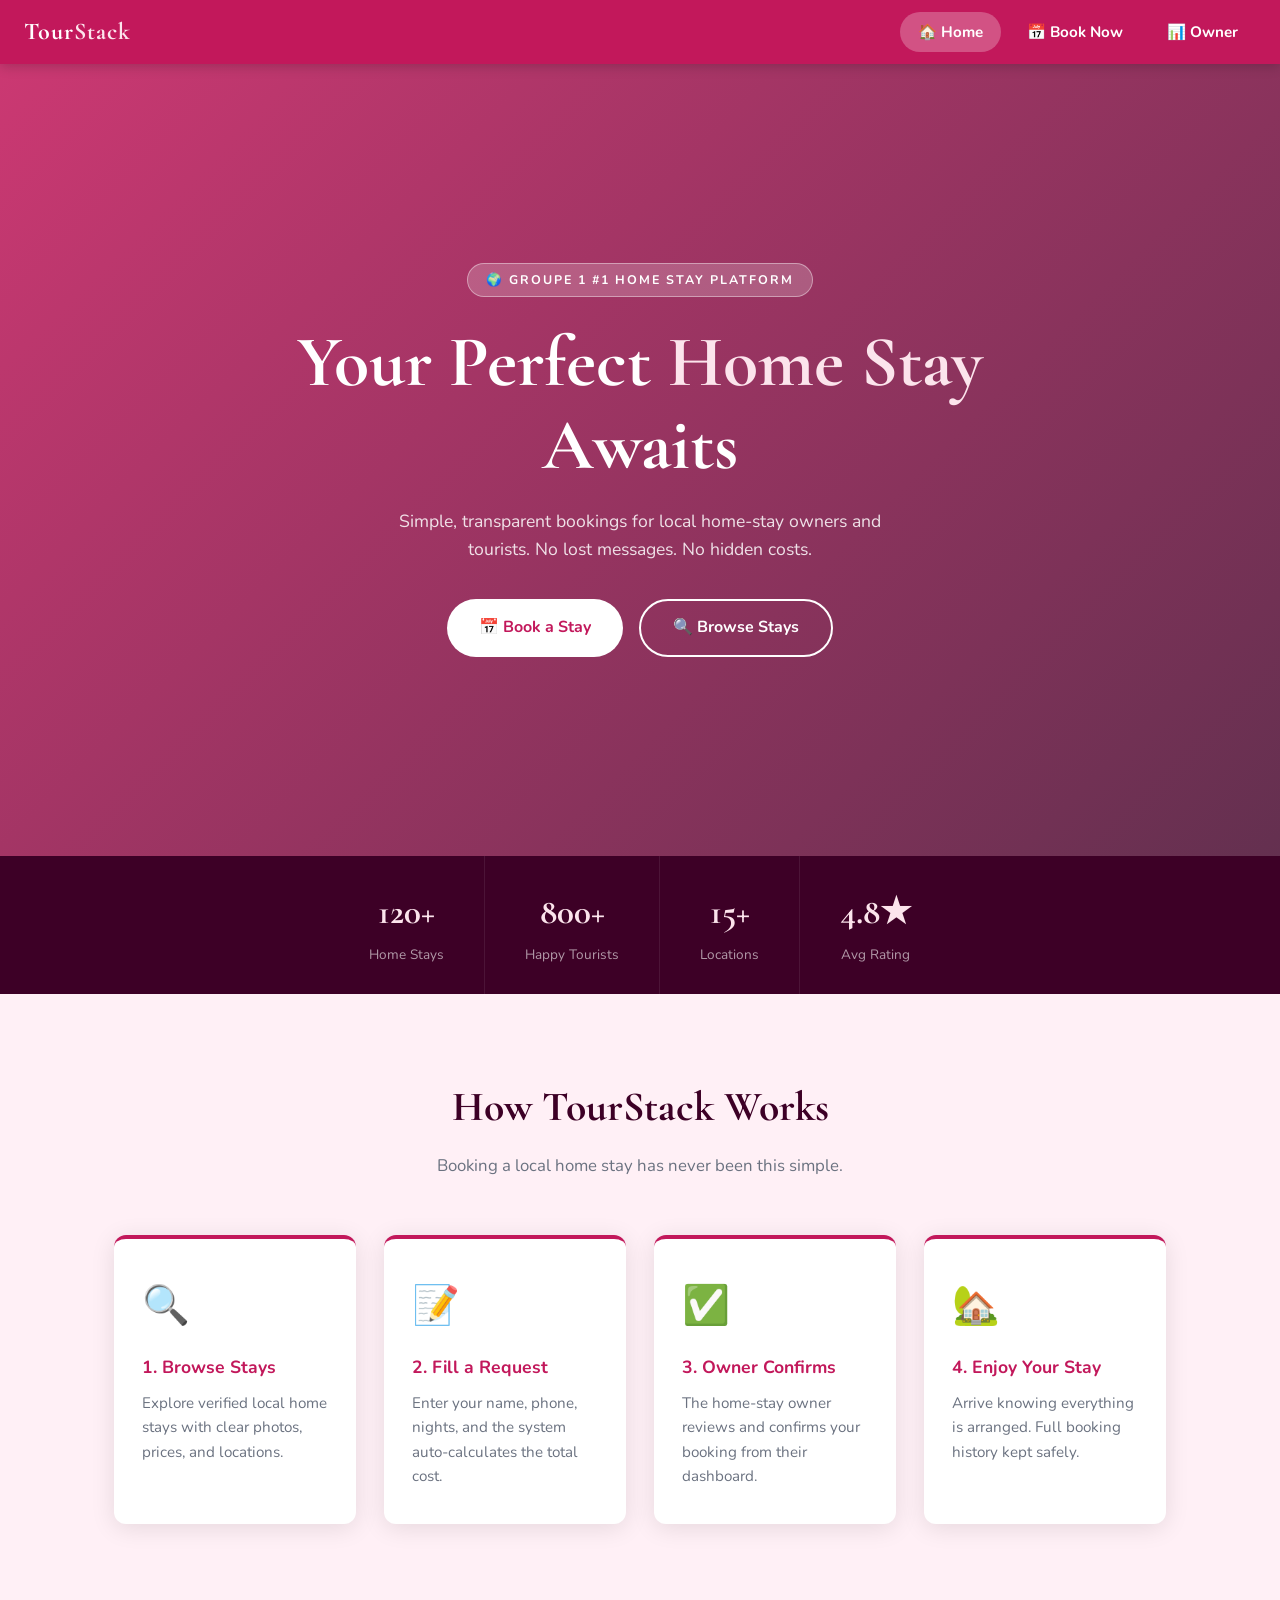
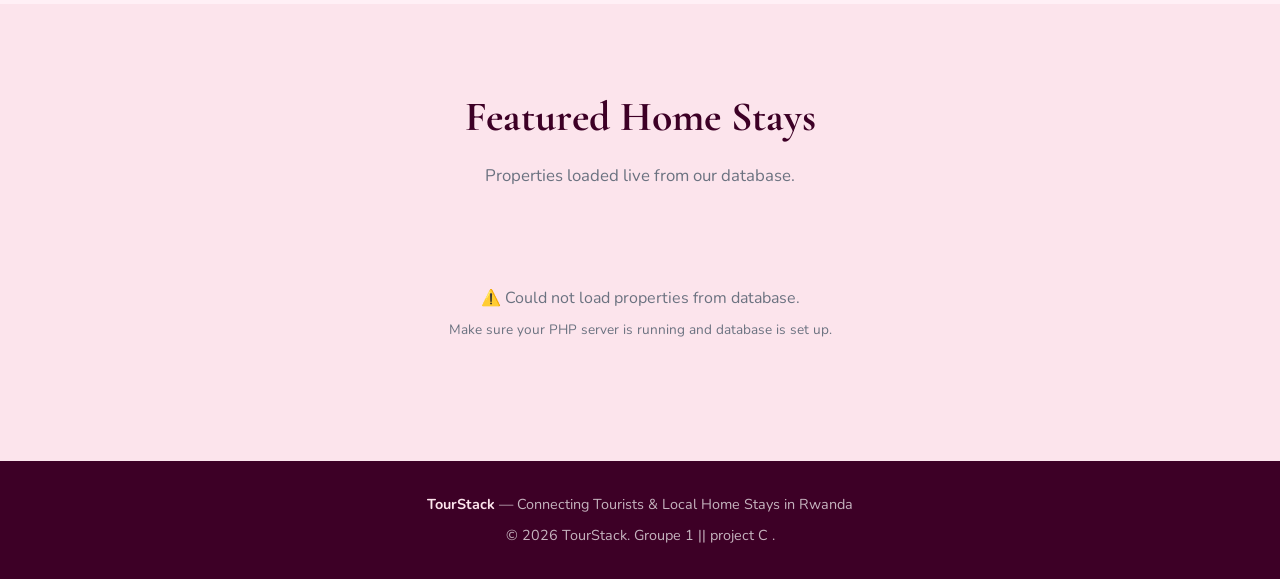
<file: tourstack/index.html>
<!DOCTYPE html>
<html lang="en">
<head>
  <meta charset="UTF-8" />
  <meta name="viewport" content="width=device-width, initial-scale=1.0" />
  <title>TourStack – Home Stay Booking</title>
  <link href="https://fonts.googleapis.com/css2?family=Cormorant+Garamond:wght@600;700&family=Nunito:wght@300;400;700&display=swap" rel="stylesheet" />
  <style>
    :root {
      --pink:    #c2185b;
      --rose:    #b76e79;
      --blush:   #fff0f6;
      --dark:    #3d0026;
      --gray:    #6b7280;
      --white:   #ffffff;
      --radius:  12px;
      --shadow:  0 4px 24px rgba(0,0,0,0.10);
      --transition: 0.3s ease;
    }
    * { margin:0; padding:0; box-sizing:border-box; }
    body { font-family:'Nunito',sans-serif; background:var(--blush); color:var(--dark); line-height:1.6; }
    h1,h2,h3 { font-family:'Cormorant Garamond',serif; }
    a { text-decoration:none; color:inherit; }

    /* NAV */
    nav {
      background:var(--pink); padding:0 24px;
      display:flex; align-items:center; justify-content:space-between;
      height:64px; position:sticky; top:0; z-index:100;
      box-shadow:0 2px 12px rgba(0,0,0,0.2);
    }
    .nav-logo { font-family:'Cormorant Garamond',serif; font-size:1.5rem; color:var(--white); font-weight:700; letter-spacing:1px; }
    .nav-logo span { color:#fce4ec; }
    .nav-links { display:flex; gap:8px; }
    .nav-links a { color:var(--white); padding:8px 18px; border-radius:50px; font-weight:700; font-size:0.95rem; transition:background var(--transition); }
    .nav-links a:hover, .nav-links a.active { background:rgba(255,255,255,0.25); }
    .hamburger { display:none; flex-direction:column; gap:5px; cursor:pointer; padding:6px; }
    .hamburger span { width:26px; height:3px; background:var(--white); border-radius:3px; }
    .mobile-menu { display:none; flex-direction:column; background:var(--pink); padding:16px 24px; gap:4px; }
    .mobile-menu a { color:var(--white); padding:12px 0; border-bottom:1px solid rgba(255,255,255,0.2); font-weight:700; }
    .mobile-menu a:last-child { border-bottom:none; }

    /* HERO */
    .hero {
      min-height:88vh;
      background: linear-gradient(135deg, rgba(194,24,91,0.85), rgba(61,0,38,0.80)),
        url('https://images.unsplash.com/photo-1506905925346-21bda4d32df4?w=1400&q=80') center/cover no-repeat;
      display:flex; flex-direction:column; align-items:center; justify-content:center;
      text-align:center; padding:40px 24px;
    }
    .hero-badge { background:rgba(255,255,255,0.2); color:var(--white); border:1px solid rgba(255,255,255,0.4); font-size:0.78rem; font-weight:700; letter-spacing:2px; text-transform:uppercase; padding:6px 18px; border-radius:50px; margin-bottom:24px; }
    .hero h1 { font-size:clamp(2.4rem,6vw,4.5rem); color:var(--white); line-height:1.15; max-width:720px; margin-bottom:20px; }
    .hero h1 span { color:#fce4ec; }
    .hero p { color:rgba(255,255,255,0.85); font-size:1.1rem; max-width:520px; margin-bottom:36px; }
    .hero-buttons { display:flex; gap:16px; flex-wrap:wrap; justify-content:center; }
    .btn { padding:14px 32px; border-radius:50px; font-weight:700; font-size:1rem; cursor:pointer; border:none; transition:transform var(--transition),box-shadow var(--transition); display:inline-flex; align-items:center; gap:8px; }
    .btn:hover { transform:translateY(-2px); box-shadow:0 8px 24px rgba(0,0,0,0.2); }
    .btn-primary { background:var(--white); color:var(--pink); }
    .btn-outline { background:transparent; color:var(--white); border:2px solid var(--white); }

    /* STATS */
    .stats { background:var(--dark); display:flex; justify-content:center; flex-wrap:wrap; }
    .stat-item { padding:28px 40px; text-align:center; border-right:1px solid rgba(255,255,255,0.08); }
    .stat-item:last-child { border-right:none; }
    .stat-item .number { font-family:'Cormorant Garamond',serif; font-size:2.2rem; color:#fce4ec; font-weight:700; }
    .stat-item .label { color:rgba(255,255,255,0.6); font-size:0.85rem; margin-top:4px; }

    /* SECTION */
    .section { padding:80px 24px; max-width:1100px; margin:0 auto; }
    .section-title { text-align:center; margin-bottom:12px; font-size:clamp(1.8rem,4vw,2.6rem); }
    .section-subtitle { text-align:center; color:var(--gray); font-size:1.05rem; margin-bottom:56px; }

    /* FEATURES */
    .features-grid { display:grid; grid-template-columns:repeat(auto-fit,minmax(240px,1fr)); gap:28px; }
    .feature-card { background:var(--white); border-radius:var(--radius); padding:36px 28px; box-shadow:var(--shadow); transition:transform var(--transition); border-top:4px solid var(--pink); }
    .feature-card:hover { transform:translateY(-6px); }
    .feature-icon { font-size:2.4rem; margin-bottom:16px; }
    .feature-card h3 { font-family:'Nunito',sans-serif; font-weight:700; font-size:1.1rem; margin-bottom:10px; color:var(--pink); }
    .feature-card p { color:var(--gray); font-size:0.95rem; }

    /* STAY CARDS — loaded from PHP */
    .stays-grid { display:grid; grid-template-columns:repeat(auto-fit,minmax(280px,1fr)); gap:28px; }
    .stay-card { background:var(--white); border-radius:var(--radius); overflow:hidden; box-shadow:var(--shadow); transition:transform var(--transition); }
    .stay-card:hover { transform:translateY(-6px); }
    .stay-img { width:100%; height:200px; object-fit:cover; }
    .stay-body { padding:20px; }
    .stay-body h3 { font-size:1.15rem; margin-bottom:6px; }
    .stay-location { color:var(--gray); font-size:0.88rem; margin-bottom:12px; }
    .stay-price { font-size:1.2rem; font-weight:700; color:var(--pink); }
    .stay-price span { font-size:0.85rem; color:var(--gray); font-weight:400; }
    .stay-actions { display:flex; justify-content:space-between; align-items:center; margin-top:16px; }
    .btn-small { background:var(--pink); color:var(--white); padding:10px 22px; border-radius:50px; font-weight:700; font-size:0.9rem; cursor:pointer; border:none; transition:var(--transition); }
    .btn-small:hover { background:var(--dark); }
    .rating { color:var(--rose); font-size:0.9rem; }

    /* Loading skeleton for property cards */
    .skeleton { background:linear-gradient(90deg,#f0f0f0 25%,#e0e0e0 50%,#f0f0f0 75%); background-size:200% 100%; animation:shimmer 1.5s infinite; border-radius:8px; }
    @keyframes shimmer { 0%{background-position:200% 0} 100%{background-position:-200% 0} }
    .skeleton-card { background:var(--white); border-radius:var(--radius); overflow:hidden; box-shadow:var(--shadow); }
    .skeleton-img { width:100%; height:200px; }
    .skeleton-line { height:16px; margin:8px 16px; border-radius:4px; }
    .skeleton-line.short { width:60%; }

    /* FOOTER */
    footer { background:var(--dark); color:rgba(255,255,255,0.7); text-align:center; padding:32px 24px; font-size:0.9rem; }
    footer strong { color:#fce4ec; }

    @media (max-width:640px) {
      .hamburger { display:flex; }
      .nav-links  { display:none; }
      .stat-item  { padding:20px 24px; border-right:none; border-bottom:1px solid rgba(255,255,255,0.08); width:50%; }
      .section    { padding:56px 16px; }
    }
  </style>
</head>
<body>

  <nav>
    <div class="nav-logo">Tour<span>Stack</span></div>
    <div class="nav-links">
      <a href="index.html" class="active">🏠 Home</a>
      <a href="booking.html">📅 Book Now</a>
      <a href="dashboard.html">📊 Owner</a>
    </div>
    <div class="hamburger" onclick="toggleMenu()"><span></span><span></span><span></span></div>
  </nav>
  <div class="mobile-menu" id="mobileMenu">
    <a href="index.html">🏠 Home</a>
    <a href="booking.html">📅 Book Now</a>
    <a href="dashboard.html">📊 Owner Dashboard</a>
  </div>

  <!-- HERO -->
  <section class="hero">
    <div class="hero-badge">🌍 Groupe 1 #1 Home Stay Platform</div>
    <h1>Your Perfect <span>Home Stay</span> Awaits</h1>
    <p>Simple, transparent bookings for local home-stay owners and tourists. No lost messages. No hidden costs.</p>
    <div class="hero-buttons">
      <a href="booking.html" class="btn btn-primary">📅 Book a Stay</a>
      <a href="#stays" class="btn btn-outline">🔍 Browse Stays</a>
    </div>
  </section>

  <!-- STATS -->
  <div class="stats">
    <div class="stat-item"><div class="number">120+</div><div class="label">Home Stays</div></div>
    <div class="stat-item"><div class="number">800+</div><div class="label">Happy Tourists</div></div>
    <div class="stat-item"><div class="number">15+</div><div class="label">Locations</div></div>
    <div class="stat-item"><div class="number">4.8★</div><div class="label">Avg Rating</div></div>
  </div>

  <!-- HOW IT WORKS -->
  <section class="section">
    <h2 class="section-title">How TourStack Works</h2>
    <p class="section-subtitle">Booking a local home stay has never been this simple.</p>
    <div class="features-grid">
      <div class="feature-card"><div class="feature-icon">🔍</div><h3>1. Browse Stays</h3><p>Explore verified local home stays with clear photos, prices, and locations.</p></div>
      <div class="feature-card"><div class="feature-icon">📝</div><h3>2. Fill a Request</h3><p>Enter your name, phone, nights, and the system auto-calculates the total cost.</p></div>
      <div class="feature-card"><div class="feature-icon">✅</div><h3>3. Owner Confirms</h3><p>The home-stay owner reviews and confirms your booking from their dashboard.</p></div>
      <div class="feature-card"><div class="feature-icon">🏡</div><h3>4. Enjoy Your Stay</h3><p>Arrive knowing everything is arranged. Full booking history kept safely.</p></div>
    </div>
  </section>

  <!-- FEATURED STAYS — loaded dynamically from MySQL via PHP -->
  <section style="background:#fce4ec; padding:80px 40px;" id="stays">
    <div style="max-width:1100px; margin:0 auto;">
      <h2 class="section-title">Featured Home Stays</h2>
      <p class="section-subtitle">Properties loaded live from our database.</p>

      <!-- This div is filled by JavaScript below -->
      <div class="stays-grid" id="propertiesGrid">
        <!-- Loading skeletons shown while fetching -->
        <div class="skeleton-card"><div class="skeleton skeleton-img"></div><div class="skeleton skeleton-line" style="margin-top:16px;"></div><div class="skeleton skeleton-line short"></div></div>
        <div class="skeleton-card"><div class="skeleton skeleton-img"></div><div class="skeleton skeleton-line" style="margin-top:16px;"></div><div class="skeleton skeleton-line short"></div></div>
        <div class="skeleton-card"><div class="skeleton skeleton-img"></div><div class="skeleton skeleton-line" style="margin-top:16px;"></div><div class="skeleton skeleton-line short"></div></div>
      </div>
    </div>
  </section>

  <footer>
    <p><strong>TourStack</strong> — Connecting Tourists & Local Home Stays in Rwanda</p>
    <p style="margin-top:8px;">© 2026 TourStack. Groupe 1 || project C .</p>
  </footer>

  <script>
    // ---------------------------------------------------------------
    // LOAD PROPERTIES FROM PHP/MYSQL
    // fetch() sends an HTTP GET request to get_properties.php
    // which queries MySQL and returns JSON.
    // ---------------------------------------------------------------
    async function loadProperties() {
      const grid = document.getElementById('propertiesGrid');

      try {
        // Send GET request to our PHP file
        const response = await fetch('get_properties.php');

        // Check if request succeeded
        if (!response.ok) throw new Error('Server error: ' + response.status);

        // Parse the JSON response into a JavaScript array
        const properties = await response.json();

        if (properties.length === 0) {
          grid.innerHTML = '<p style="color:var(--gray); text-align:center; grid-column:1/-1;">No properties found in database.</p>';
          return;
        }

        // Build HTML cards for each property
        grid.innerHTML = properties.map(function(p) {
          return `
            <div class="stay-card">
              <img class="stay-img" src="${p.image_url || 'https://via.placeholder.com/600x200'}" alt="${p.name}" loading="lazy" />
              <div class="stay-body">
                <h3>${p.name}</h3>
                <div class="stay-location">📍 ${p.location}</div>
                <div class="stay-price">RWF ${parseInt(p.price_night).toLocaleString('en-RW')} <span>/ night</span></div>
                <div class="stay-actions">
                  <a href="booking.html?property_id=${p.id}" class="btn-small">Book Now</a>
                  <div class="rating">★ ${p.rating}</div>
                </div>
              </div>
            </div>`;
        }).join('');

      } catch (error) {
        // If fetch fails (e.g. PHP not running), show fallback message
        console.error('Failed to load properties:', error);
        grid.innerHTML = `
          <div style="grid-column:1/-1; text-align:center; color:var(--gray); padding:40px;">
            <p>⚠️ Could not load properties from database.</p>
            <p style="font-size:0.85rem; margin-top:8px;">Make sure your PHP server is running and database is set up.</p>
          </div>`;
      }
    }

    function toggleMenu() {
      const m = document.getElementById('mobileMenu');
      m.style.display = m.style.display === 'flex' ? 'none' : 'flex';
    }

    // Load properties when page opens
    window.addEventListener('load', loadProperties);
  </script>
</body>
</html>
</file>
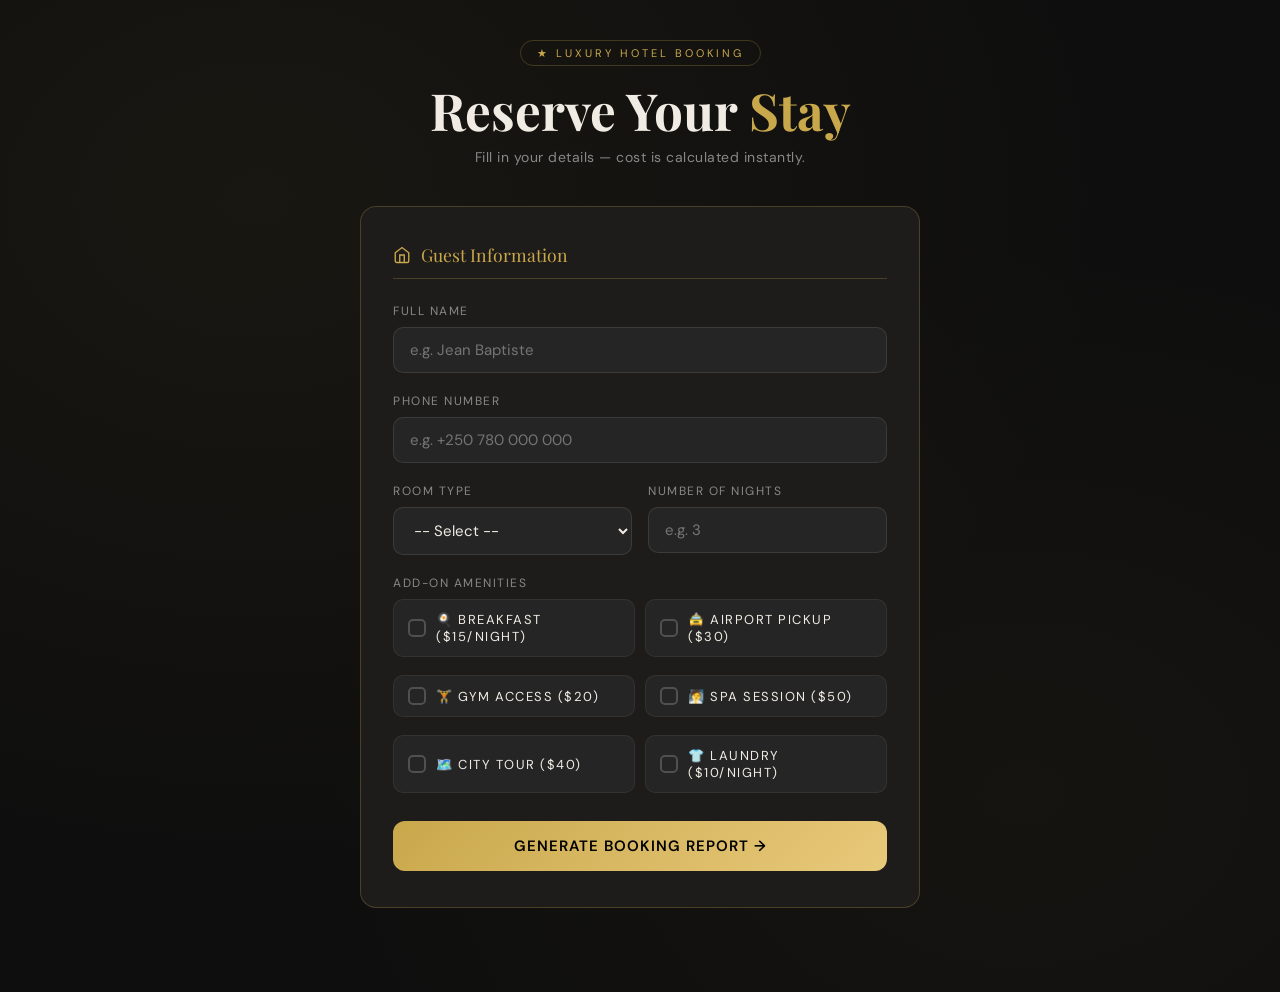
<file: booking.html>
<!DOCTYPE html>
<html lang="en">
<head>
  <meta charset="UTF-8" />
  <meta name="viewport" content="width=device-width, initial-scale=1.0"/>
  <title>Hotel Booking</title>
  <link href="https://fonts.googleapis.com/css2?family=Playfair+Display:wght@400;700&family=DM+Sans:wght@300;400;500&display=swap" rel="stylesheet"/>
  <style>
    *, *::before, *::after { box-sizing: border-box; margin: 0; padding: 0; }

    :root {
      --gold: #c9a84c;
      --gold-light: #e8c97a;
      --dark: #0e0e0e;
      --dark2: #1a1a1a;
      --dark3: #252525;
      --card: #1e1c1a;
      --text: #f0ece4;
      --muted: #888;
      --border: rgba(201,168,76,0.25);
    }

    body {
      background: var(--dark);
      color: var(--text);
      font-family: 'DM Sans', sans-serif;
      min-height: 100vh;
      display: flex;
      flex-direction: column;
      align-items: center;
      padding: 40px 16px 60px;
      background-image: radial-gradient(ellipse at 20% 20%, rgba(201,168,76,0.06) 0%, transparent 60%),
                        radial-gradient(ellipse at 80% 80%, rgba(201,168,76,0.04) 0%, transparent 50%);
    }

    header {
      text-align: center;
      margin-bottom: 40px;
      animation: fadeDown 0.7s ease both;
    }

    header .badge {
      display: inline-block;
      font-size: 11px;
      letter-spacing: 3px;
      text-transform: uppercase;
      color: var(--gold);
      border: 1px solid var(--border);
      padding: 5px 16px;
      border-radius: 20px;
      margin-bottom: 16px;
    }

    header h1 {
      font-family: 'Playfair Display', serif;
      font-size: clamp(2rem, 5vw, 3.2rem);
      color: var(--text);
      line-height: 1.1;
    }

    header h1 span { color: var(--gold); }

    header p {
      margin-top: 10px;
      font-size: 14px;
      color: var(--muted);
      letter-spacing: 0.5px;
    }

    .container {
      width: 100%;
      max-width: 560px;
      animation: fadeUp 0.7s ease 0.15s both;
    }

    .card {
      background: var(--card);
      border: 1px solid var(--border);
      border-radius: 16px;
      padding: 36px 32px;
      margin-bottom: 24px;
    }

    .card-title {
      font-family: 'Playfair Display', serif;
      font-size: 1.1rem;
      color: var(--gold);
      margin-bottom: 24px;
      padding-bottom: 12px;
      border-bottom: 1px solid var(--border);
      display: flex;
      align-items: center;
      gap: 10px;
    }

    .card-title svg { width: 18px; height: 18px; flex-shrink: 0; }

    .field { margin-bottom: 20px; }

    label {
      display: block;
      font-size: 12px;
      letter-spacing: 1.5px;
      text-transform: uppercase;
      color: var(--muted);
      margin-bottom: 8px;
    }

    input[type="text"],
    input[type="number"],
    input[type="tel"],
    select {
      width: 100%;
      background: var(--dark3);
      border: 1px solid rgba(255,255,255,0.1);
      border-radius: 10px;
      padding: 12px 16px;
      font-size: 15px;
      color: var(--text);
      font-family: 'DM Sans', sans-serif;
      transition: border-color 0.2s, box-shadow 0.2s;
      outline: none;
    }

    input:focus, select:focus {
      border-color: var(--gold);
      box-shadow: 0 0 0 3px rgba(201,168,76,0.12);
    }

    select option { background: var(--dark3); }

    .row { display: grid; grid-template-columns: 1fr 1fr; gap: 16px; }

    /* Live price display */
    .price-display {
      background: linear-gradient(135deg, rgba(201,168,76,0.12), rgba(201,168,76,0.04));
      border: 1px solid var(--border);
      border-radius: 12px;
      padding: 20px;
      text-align: center;
      margin: 8px 0 24px;
      display: none;
    }

    .price-display.visible { display: block; animation: pop 0.3s ease; }

    .price-display .label-sm {
      font-size: 11px;
      letter-spacing: 2px;
      text-transform: uppercase;
      color: var(--muted);
      margin-bottom: 6px;
    }

    .price-display .amount {
      font-family: 'Playfair Display', serif;
      font-size: 2.4rem;
      color: var(--gold);
      letter-spacing: -1px;
    }

    .price-display .amount span { font-size: 1.2rem; }

    .price-display .note {
      font-size: 12px;
      color: var(--muted);
      margin-top: 4px;
    }

    /* Amenities checkboxes */
    .amenities { display: grid; grid-template-columns: 1fr 1fr; gap: 10px; }

    .amenity-item {
      display: flex;
      align-items: center;
      gap: 10px;
      background: var(--dark3);
      border: 1px solid rgba(255,255,255,0.06);
      border-radius: 10px;
      padding: 11px 14px;
      cursor: pointer;
      transition: border-color 0.2s;
      font-size: 13px;
      color: var(--text);
      user-select: none;
    }

    .amenity-item:hover { border-color: var(--border); }
    .amenity-item input { display: none; }

    .amenity-item .check-box {
      width: 18px; height: 18px;
      border: 2px solid rgba(255,255,255,0.2);
      border-radius: 5px;
      flex-shrink: 0;
      display: flex; align-items: center; justify-content: center;
      transition: all 0.2s;
    }

    .amenity-item input:checked ~ .check-box {
      background: var(--gold);
      border-color: var(--gold);
    }

    .amenity-item input:checked ~ .check-box::after {
      content: '';
      width: 5px; height: 9px;
      border: 2px solid #000;
      border-top: none; border-left: none;
      transform: rotate(45deg) translate(-1px,-1px);
      display: block;
    }

    /* Submit button */
    .btn-submit {
      width: 100%;
      padding: 15px;
      background: linear-gradient(135deg, var(--gold), var(--gold-light));
      color: #000;
      font-family: 'DM Sans', sans-serif;
      font-weight: 600;
      font-size: 15px;
      letter-spacing: 1px;
      border: none;
      border-radius: 12px;
      cursor: pointer;
      transition: opacity 0.2s, transform 0.15s;
      text-transform: uppercase;
    }

    .btn-submit:hover { opacity: 0.9; transform: translateY(-1px); }
    .btn-submit:active { transform: translateY(0); }

    /* Report */
    #report {
      display: none;
      background: var(--card);
      border: 1px solid var(--gold);
      border-radius: 16px;
      padding: 32px;
      animation: fadeUp 0.5s ease both;
    }

    #report.visible { display: block; }

    .report-header {
      display: flex;
      justify-content: space-between;
      align-items: flex-start;
      margin-bottom: 24px;
      padding-bottom: 16px;
      border-bottom: 1px solid var(--border);
    }

    .report-header h2 {
      font-family: 'Playfair Display', serif;
      font-size: 1.4rem;
      color: var(--text);
    }

    .report-header .ref {
      font-size: 11px;
      color: var(--muted);
      text-align: right;
    }

    .report-row {
      display: flex;
      justify-content: space-between;
      align-items: center;
      padding: 10px 0;
      font-size: 14px;
      border-bottom: 1px solid rgba(255,255,255,0.05);
    }

    .report-row:last-child { border-bottom: none; }

    .report-row .rkey { color: var(--muted); }
    .report-row .rval { color: var(--text); font-weight: 500; }
    .report-row .rval.gold { color: var(--gold); font-family: 'Playfair Display', serif; font-size: 1rem; }

    .amenities-list {
      display: flex;
      flex-wrap: wrap;
      gap: 6px;
      margin-top: 8px;
    }

    .tag {
      background: rgba(201,168,76,0.12);
      color: var(--gold);
      border: 1px solid var(--border);
      border-radius: 20px;
      font-size: 11px;
      padding: 3px 10px;
      letter-spacing: 0.5px;
    }

    .total-box {
      margin-top: 20px;
      background: linear-gradient(135deg, rgba(201,168,76,0.12), rgba(201,168,76,0.04));
      border: 1px solid var(--border);
      border-radius: 12px;
      padding: 20px;
      display: flex;
      justify-content: space-between;
      align-items: center;
    }

    .total-box .t-label {
      font-size: 12px;
      letter-spacing: 2px;
      text-transform: uppercase;
      color: var(--muted);
    }

    .total-box .t-amount {
      font-family: 'Playfair Display', serif;
      font-size: 2rem;
      color: var(--gold);
    }

    @keyframes fadeDown { from { opacity:0; transform: translateY(-20px); } to { opacity:1; transform: translateY(0); } }
    @keyframes fadeUp { from { opacity:0; transform: translateY(20px); } to { opacity:1; transform: translateY(0); } }
    @keyframes pop { 0% { transform: scale(0.95); opacity:0; } 100% { transform: scale(1); opacity:1; } }

    @media (max-width: 480px) {
      .card { padding: 24px 18px; }
      .row { grid-template-columns: 1fr; }
      .amenities { grid-template-columns: 1fr; }
    }
  </style>
</head>
<body>

<header>
  <div class="badge">★ Luxury Hotel Booking</div>
  <h1>Reserve Your <span>Stay</span></h1>
  <p>Fill in your details — cost is calculated instantly.</p>
</header>

<div class="container">

  <!-- FORM CARD -->
  <div class="card">
    <div class="card-title">
      <svg fill="none" stroke="currentColor" stroke-width="1.8" viewBox="0 0 24 24"><path d="M3 9l9-7 9 7v11a2 2 0 01-2 2H5a2 2 0 01-2-2z"/><polyline points="9 22 9 12 15 12 15 22"/></svg>
      Guest Information
    </div>

    <form id="bookingForm" novalidate>

      <div class="field">
        <label for="guestname">Full Name</label>
        <input type="text" id="guestname" name="guestname" placeholder="e.g. Jean Baptiste" required/>
      </div>

      <div class="field">
        <label for="phone">Phone Number</label>
        <input type="tel" id="phone" name="phone" placeholder="e.g. +250 780 000 000" required/>
      </div>

      <div class="row">
        <div class="field">
          <label for="roomtype">Room Type</label>
          <select id="roomtype" name="roomtype" required>
            <option value="">-- Select --</option>
            <option value="Standard|50">Standard — $50/night</option>
            <option value="Deluxe|90">Deluxe — $90/night</option>
            <option value="Suite|150">Suite — $150/night</option>
            <option value="Presidential|300">Presidential — $300/night</option>
          </select>
        </div>

        <div class="field">
          <label for="night">Number of Nights</label>
          <input type="number" id="night" name="night" min="1" placeholder="e.g. 3" required/>
        </div>
      </div>

      <!-- LIVE PRICE DISPLAY -->
      <div class="price-display" id="priceDisplay">
        <div class="label-sm">Estimated Room Cost</div>
        <div class="amount"><span>$</span><span id="liveAmount">0</span></div>
        <div class="note" id="liveNote">—</div>
      </div>

      <!-- AMENITIES -->
      <div class="field">
        <label>Add-on Amenities</label>
        <div class="amenities">
          <label class="amenity-item">
            <input type="checkbox" name="amenity" value="Breakfast|15"> 
            <span class="check-box"></span> 🍳 Breakfast ($15/night)
          </label>
          <label class="amenity-item">
            <input type="checkbox" name="amenity" value="Airport Pickup|30"> 
            <span class="check-box"></span> 🚖 Airport Pickup ($30)
          </label>
          <label class="amenity-item">
            <input type="checkbox" name="amenity" value="Gym Access|20"> 
            <span class="check-box"></span> 🏋️ Gym Access ($20)
          </label>
          <label class="amenity-item">
            <input type="checkbox" name="amenity" value="Spa Session|50"> 
            <span class="check-box"></span> 🧖 Spa Session ($50)
          </label>
          <label class="amenity-item">
            <input type="checkbox" name="amenity" value="City Tour|40"> 
            <span class="check-box"></span> 🗺️ City Tour ($40)
          </label>
          <label class="amenity-item">
            <input type="checkbox" name="amenity" value="Laundry|10"> 
            <span class="check-box"></span> 👕 Laundry ($10/night)
          </label>
        </div>
      </div>

      <button type="submit" class="btn-submit">Generate Booking Report →</button>
    </form>
  </div>

  <!-- REPORT CARD -->
  <div id="report">
    <div class="report-header">
      <div>
        <div style="font-size:11px;letter-spacing:2px;text-transform:uppercase;color:var(--gold);margin-bottom:6px;">Booking Summary</div>
        <h2>Your Reservation</h2>
      </div>
      <div class="ref">
        <div style="font-size:16px;color:var(--gold);font-family:'Playfair Display',serif;" id="rRefNo">—</div>
        <div>Ref No.</div>
      </div>
    </div>

    <div class="report-row"><span class="rkey">Guest Name</span><span class="rval" id="rName">—</span></div>
    <div class="report-row"><span class="rkey">Phone</span><span class="rval" id="rPhone">—</span></div>
    <div class="report-row"><span class="rkey">Room Type</span><span class="rval" id="rRoom">—</span></div>
    <div class="report-row"><span class="rkey">Price Per Night</span><span class="rval" id="rPPN">—</span></div>
    <div class="report-row"><span class="rkey">Number of Nights</span><span class="rval" id="rNights">—</span></div>
    <div class="report-row"><span class="rkey">Room Subtotal</span><span class="rval" id="rRoomSub">—</span></div>
    <div class="report-row" id="rAmenRow">
      <span class="rkey">Amenities Included</span>
      <div>
        <div class="amenities-list" id="rAmenities"></div>
      </div>
    </div>
    <div class="report-row"><span class="rkey">Amenities Cost</span><span class="rval" id="rAmenCost">—</span></div>
    <div class="report-row"><span class="rkey">Tax (10%)</span><span class="rval" id="rTax">—</span></div>

    <div class="total-box">
      <div>
        <div class="t-label">Grand Total</div>
        <div style="font-size:12px;color:var(--muted);margin-top:3px;">All taxes & fees included</div>
      </div>
      <div class="t-amount" id="rTotal">$0</div>
    </div>
  </div>

</div>

<script>
  const nightInput  = document.getElementById('night');
  const roomSelect  = document.getElementById('roomtype');
  const priceDisplay= document.getElementById('priceDisplay');
  const liveAmount  = document.getElementById('liveAmount');
  const liveNote    = document.getElementById('liveNote');

  // Per-night amenities
  const perNightAmenities = ['Breakfast', 'Laundry'];

  function getRoomData() {
    const val = roomSelect.value;
    if (!val) return null;
    const [name, price] = val.split('|');
    return { name, price: parseFloat(price) };
  }

  function getNights() {
    const n = parseFloat(nightInput.value);
    return isNaN(n) || n < 1 ? 0 : n;
  }

  function calcAmenityCost(nights) {
    let cost = 0;
    document.querySelectorAll('input[name="amenity"]:checked').forEach(cb => {
      const [name, price] = cb.value.split('|');
      cost += perNightAmenities.includes(name) ? parseFloat(price) * nights : parseFloat(price);
    });
    return cost;
  }

  function updateLivePrice() {
    const room = getRoomData();
    const nights = getNights();
    if (room && nights > 0) {
      const roomCost = room.price * nights;
      const amenCost = calcAmenityCost(nights);
      const subtotal = roomCost + amenCost;
      const tax = subtotal * 0.1;
      const total = subtotal + tax;
      liveAmount.textContent = total.toFixed(2);
      liveNote.textContent = `${room.name} × ${nights} night${nights>1?'s':''} + amenities + 10% tax`;
      priceDisplay.classList.add('visible');
    } else {
      priceDisplay.classList.remove('visible');
    }
  }

  nightInput.addEventListener('input', updateLivePrice);
  roomSelect.addEventListener('change', updateLivePrice);
  document.querySelectorAll('input[name="amenity"]').forEach(cb => cb.addEventListener('change', updateLivePrice));

  // Form submit → generate report
  document.getElementById('bookingForm').addEventListener('submit', function(e) {
    e.preventDefault();

    const name  = document.getElementById('guestname').value.trim();
    const phone = document.getElementById('phone').value.trim();
    const room  = getRoomData();
    const nights = getNights();

    if (!name || !phone || !room || nights < 1) {
      alert('Please fill in all required fields.');
      return;
    }

    const roomCost  = room.price * nights;
    const amenities = [];
    let amenCost = 0;

    document.querySelectorAll('input[name="amenity"]:checked').forEach(cb => {
      const [aName, aPrice] = cb.value.split('|');
      const cost = perNightAmenities.includes(aName) ? parseFloat(aPrice) * nights : parseFloat(aPrice);
      amenities.push({ name: aName, cost });
      amenCost += cost;
    });

    const subtotal = roomCost + amenCost;
    const tax      = subtotal * 0.1;
    const total    = subtotal + tax;
    const refNo    = 'HB-' + Date.now().toString(36).toUpperCase();

    // Fill report
    document.getElementById('rRefNo').textContent    = refNo;
    document.getElementById('rName').textContent     = name;
    document.getElementById('rPhone').textContent    = phone;
    document.getElementById('rRoom').textContent     = room.name;
    document.getElementById('rPPN').textContent      = `$${room.price.toFixed(2)}`;
    document.getElementById('rNights').textContent   = `${nights} night${nights>1?'s':''}`;
    document.getElementById('rRoomSub').textContent  = `$${roomCost.toFixed(2)}`;
    document.getElementById('rAmenCost').textContent = `$${amenCost.toFixed(2)}`;
    document.getElementById('rTax').textContent      = `$${tax.toFixed(2)}`;
    document.getElementById('rTotal').textContent    = `$${total.toFixed(2)}`;

    const amenDiv = document.getElementById('rAmenities');
    amenDiv.innerHTML = '';
    if (amenities.length === 0) {
      amenDiv.innerHTML = '<span style="color:var(--muted);font-size:13px;">None selected</span>';
    } else {
      amenities.forEach(a => {
        const tag = document.createElement('span');
        tag.className = 'tag';
        tag.textContent = `${a.name} ($${a.cost.toFixed(2)})`;
        amenDiv.appendChild(tag);
      });
    }

    const report = document.getElementById('report');
    report.classList.add('visible');
    setTimeout(() => report.scrollIntoView({ behavior: 'smooth', block: 'start' }), 100);
  });
</script>
</body>
</html>
</file>
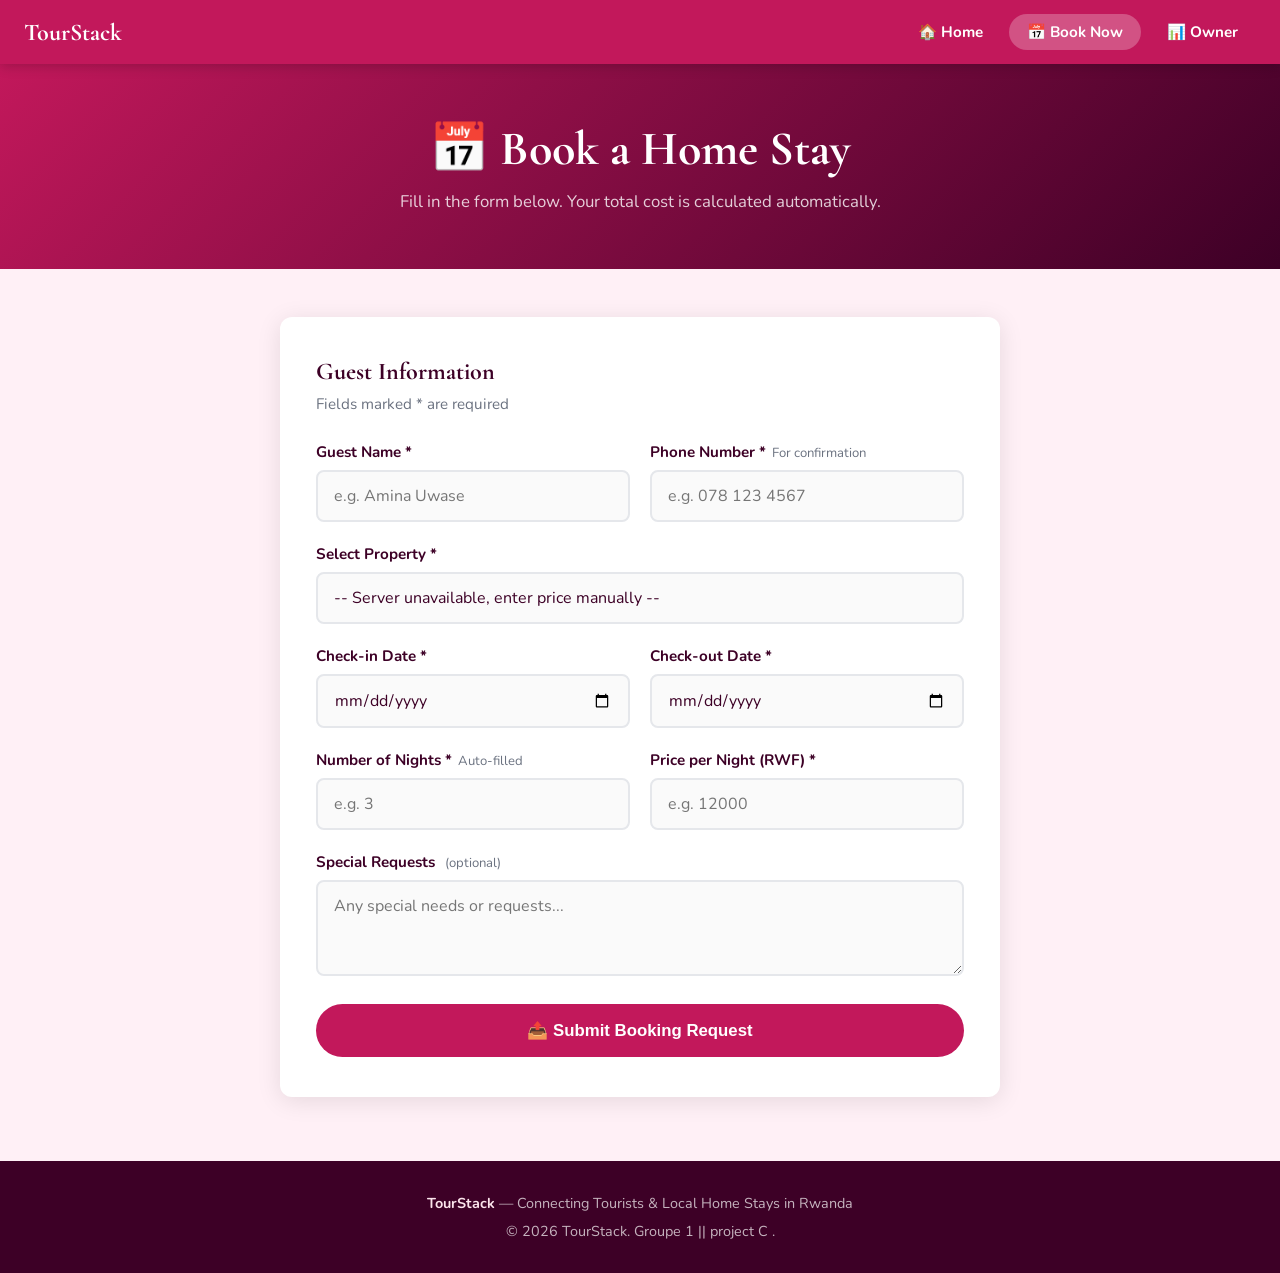
<file: tourstack/booking.html>
<!DOCTYPE html>
<html lang="en">
<head>
  <meta charset="UTF-8" />
  <meta name="viewport" content="width=device-width, initial-scale=1.0" />
  <title>TourStack – Book a Stay</title>
  <link href="https://fonts.googleapis.com/css2?family=Cormorant+Garamond:wght@600;700&family=Nunito:wght@300;400;700&display=swap" rel="stylesheet" />
  <style>
    :root {
      --pink:  #c2185b; --rose: #b76e79; --blush: #fff0f6;
      --dark:  #3d0026; --gray: #6b7280; --white: #ffffff;
      --red:   #e74c3c; --radius:12px; --shadow:0 4px 24px rgba(0,0,0,0.10);
      --transition:0.3s ease;
    }
    * { margin:0; padding:0; box-sizing:border-box; }
    body { font-family:'Nunito',sans-serif; background:var(--blush); color:var(--dark); }
    h1,h2,h3 { font-family:'Cormorant Garamond',serif; }

    nav { background:var(--pink); padding:0 24px; display:flex; align-items:center; justify-content:space-between; height:64px; position:sticky; top:0; z-index:100; box-shadow:0 2px 12px rgba(0,0,0,0.2); }
    .nav-logo { font-family:'Cormorant Garamond',serif; font-size:1.5rem; color:var(--white); font-weight:700; }
    .nav-links { display:flex; gap:8px; }
    .nav-links a { color:var(--white); padding:8px 18px; border-radius:50px; font-weight:700; font-size:0.95rem; transition:background var(--transition); text-decoration:none; }
    .nav-links a:hover,.nav-links a.active { background:rgba(255,255,255,0.25); }
    .hamburger { display:none; flex-direction:column; gap:5px; cursor:pointer; padding:6px; }
    .hamburger span { width:26px; height:3px; background:var(--white); border-radius:3px; }
    .mobile-menu { display:none; flex-direction:column; background:var(--pink); padding:16px 24px; gap:4px; }
    .mobile-menu a { color:var(--white); padding:12px 0; border-bottom:1px solid rgba(255,255,255,0.2); font-weight:700; text-decoration:none; }

    .page-header { background:linear-gradient(135deg, var(--pink), var(--dark)); color:var(--white); padding:56px 24px; text-align:center; }
    .page-header h1 { font-size:clamp(2rem,5vw,3rem); margin-bottom:12px; }
    .page-header p  { color:rgba(255,255,255,0.8); font-size:1.05rem; }

    .form-container { max-width:760px; margin:48px auto 64px; padding:0 20px; }
    .form-card { background:var(--white); border-radius:var(--radius); padding:40px 36px; box-shadow:var(--shadow); }

    .form-group { margin-bottom:22px; }
    label { display:block; font-weight:700; margin-bottom:8px; font-size:0.95rem; }
    .hint { font-weight:400; color:var(--gray); font-size:0.82rem; margin-left:6px; }

    input, select, textarea {
      width:100%; padding:13px 16px; border:2px solid #e5e7eb; border-radius:8px;
      font-family:'Nunito',sans-serif; font-size:1rem; color:var(--dark);
      background:#fafafa; transition:border-color var(--transition); appearance:none;
    }
    input:focus, select:focus, textarea:focus { outline:none; border-color:var(--pink); background:var(--white); }

    .form-row { display:grid; grid-template-columns:1fr 1fr; gap:20px; }

    /* Cost summary box */
    .cost-summary {
      background:linear-gradient(135deg,#fff0f6,#fce4ec);
      border:2px solid var(--pink); border-radius:var(--radius);
      padding:24px; margin:28px 0; display:none;
    }
    .cost-summary h3 { font-family:'Nunito',sans-serif; font-size:1rem; color:var(--pink); font-weight:700; text-transform:uppercase; letter-spacing:1px; margin-bottom:16px; }
    .cost-row { display:flex; justify-content:space-between; padding:8px 0; border-bottom:1px dashed #f8bbd0; font-size:0.95rem; }
    .cost-row:last-child { border-bottom:none; }
    .cost-total { font-weight:700; font-size:1.2rem; color:var(--pink); }

    .error-msg { color:var(--red); font-size:0.82rem; margin-top:4px; display:none; }

    /* Alert box for server responses */
    .alert { padding:16px 20px; border-radius:var(--radius); margin-bottom:20px; display:none; font-weight:700; }
    .alert-success { background:#fce4ec; border:2px solid var(--pink); color:var(--dark); }
    .alert-error   { background:#fee2e2; border:2px solid var(--red); color:#991b1b; }

    .success-box { background:#fce4ec; border:2px solid var(--pink); border-radius:var(--radius); padding:28px; text-align:center; display:none; }
    .success-box .icon { font-size:3rem; margin-bottom:12px; }
    .success-box h3 { color:var(--dark); margin-bottom:8px; }
    .success-box p  { color:var(--dark); font-size:0.95rem; }

    .submit-btn {
      width:100%; padding:16px; background:var(--pink); color:var(--white);
      border:none; border-radius:50px; font-size:1.05rem; font-weight:700;
      cursor:pointer; transition:background var(--transition),transform var(--transition);
      display:flex; align-items:center; justify-content:center; gap:10px;
    }
    .submit-btn:hover { background:var(--dark); transform:translateY(-2px); }
    .submit-btn:disabled { background:var(--gray); cursor:not-allowed; transform:none; }

    footer { background:var(--dark); color:rgba(255,255,255,0.7); text-align:center; padding:32px 24px; font-size:0.9rem; }
    footer strong { color:#fce4ec; }

    @media (max-width:640px) {
      .hamburger { display:flex; }
      .nav-links  { display:none; }
      .form-row   { grid-template-columns:1fr; }
      .form-card  { padding:28px 20px; }
    }
  </style>
</head>
<body>

  <nav>
    <div class="nav-logo">TourStack</div>
    <div class="nav-links">
      <a href="index.html">🏠 Home</a>
      <a href="booking.html" class="active">📅 Book Now</a>
      <a href="dashboard.html">📊 Owner</a>
    </div>
    <div class="hamburger" onclick="toggleMenu()"><span></span><span></span><span></span></div>
  </nav>
  <div class="mobile-menu" id="mobileMenu">
    <a href="index.html">🏠 Home</a>
    <a href="booking.html">📅 Book Now</a>
    <a href="dashboard.html">📊 Owner Dashboard</a>
  </div>

  <div class="page-header">
    <h1>📅 Book a Home Stay</h1>
    <p>Fill in the form below. Your total cost is calculated automatically.</p>
  </div>

  <div class="form-container">
    <div class="form-card">

      <!-- Server response messages -->
      <div class="alert alert-success" id="alertSuccess"></div>
      <div class="alert alert-error"   id="alertError"></div>

      <!-- Success state (shown after submit) -->
      <div class="success-box" id="successBox">
        <div class="icon">🎉</div>
        <h3>Booking Submitted!</h3>
        <p>Your request is <strong>pending confirmation</strong> by the owner.</p>
        <p style="margin-top:8px;">Check the <a href="dashboard.html" style="color:var(--pink);font-weight:700;">Owner Dashboard</a> to see its status.</p>
        <button onclick="resetForm()" style="margin-top:20px; background:var(--pink); color:var(--white); border:none; padding:12px 28px; border-radius:50px; font-weight:700; cursor:pointer;">Make Another Booking</button>
      </div>

      <!-- THE FORM -->
      <div id="bookingForm">
        <h2 style="margin-bottom:8px;">Guest Information</h2>
        <p style="color:var(--gray); margin-bottom:28px; font-size:0.95rem;">Fields marked * are required</p>

        <div class="form-row">
          <div class="form-group">
            <label>Guest Name *</label>
            <input type="text" id="guestName" placeholder="e.g. Amina Uwase" />
            <div class="error-msg" id="nameError">Please enter your name.</div>
          </div>
          <div class="form-group">
            <label>Phone Number *<span class="hint">For confirmation</span></label>
            <input type="tel" id="guestPhone" placeholder="e.g. 078 123 4567" />
            <div class="error-msg" id="phoneError">Please enter a valid phone number.</div>
          </div>
        </div>

        <!-- Property select — populated from MySQL via PHP -->
        <div class="form-group">
          <label>Select Property *</label>
          <select id="property" onchange="onPropertyChange()">
            <option value="">-- Loading properties... --</option>
          </select>
          <div class="error-msg" id="propertyError">Please select a property.</div>
        </div>

        <div class="form-row">
          <div class="form-group">
            <label>Check-in Date *</label>
            <input type="date" id="checkIn" onchange="calculateNights()" />
            <div class="error-msg" id="checkInError">Please select a check-in date.</div>
          </div>
          <div class="form-group">
            <label>Check-out Date *</label>
            <input type="date" id="checkOut" onchange="calculateNights()" />
            <div class="error-msg" id="checkOutError">Please select a check-out date.</div>
          </div>
        </div>

        <div class="form-row">
          <div class="form-group">
            <label>Number of Nights *<span class="hint">Auto-filled</span></label>
            <input type="number" id="nights" placeholder="e.g. 3" min="1" oninput="calculateCost()" />
            <div class="error-msg" id="nightsError">At least 1 night required.</div>
          </div>
          <div class="form-group">
            <label>Price per Night (RWF) *</label>
            <input type="number" id="pricePerNight" placeholder="e.g. 12000" min="0" oninput="calculateCost()" />
            <div class="error-msg" id="priceError">Please enter the price.</div>
          </div>
        </div>

        <div class="form-group">
          <label>Special Requests <span class="hint">(optional)</span></label>
          <textarea id="specialRequests" rows="3" placeholder="Any special needs or requests..."></textarea>
        </div>

        <!-- Auto-calculated cost summary -->
        <div class="cost-summary" id="costSummary">
          <h3>💰 Estimated Cost Summary</h3>
          <div class="cost-row"><span>Nights</span><span id="summaryNights">—</span></div>
          <div class="cost-row"><span>Price per Night</span><span id="summaryPrice">—</span></div>
          <div class="cost-row"><span>Service Fee (5%)</span><span id="summaryFee">—</span></div>
          <div class="cost-row cost-total"><span>TOTAL</span><span id="summaryTotal">—</span></div>
        </div>

        <button class="submit-btn" id="submitBtn" onclick="submitBooking()">
          📤 Submit Booking Request
        </button>
      </div>
    </div>
  </div>

  <footer>
    <p><strong>TourStack</strong> — Connecting Tourists & Local Home Stays in Rwanda</p>
    <p style="margin-top:8px;">© 2026 TourStack. Groupe 1 || project C .</p>
  </footer>

  <script>
    // ---------------------------------------------------------------
    // GLOBAL: stores properties loaded from PHP
    // ---------------------------------------------------------------
    let properties = [];

    // ---------------------------------------------------------------
    // LOAD PROPERTIES FROM PHP/MYSQL into the dropdown
    // Called when page loads.
    // ---------------------------------------------------------------
    async function loadProperties() {
      const select = document.getElementById('property');

      try {
        const res  = await fetch('get_properties.php');
        properties = await res.json();

        // Clear loading option
        select.innerHTML = '<option value="">-- Choose a property --</option>';

        // Add one <option> for each property from the database
        properties.forEach(function(p) {
          select.innerHTML += `<option value="${p.id}">${p.name} – RWF ${parseInt(p.price_night).toLocaleString('en-RW')}/night</option>`;
        });

        // If a property_id was passed in the URL (from Home page "Book Now"),
        // pre-select it automatically
        const urlParams     = new URLSearchParams(window.location.search);
        const preSelectId   = urlParams.get('property_id');
        if (preSelectId) {
          select.value = preSelectId;
          onPropertyChange();
        }

      } catch (err) {
        // Fallback: let user type manually if PHP is not running
        select.innerHTML = `
          <option value="">-- Server unavailable, enter price manually --</option>
          <option value="manual">Custom / Other</option>`;
        console.error('Could not load properties:', err);
      }
    }

    // ---------------------------------------------------------------
    // When a property is selected, auto-fill the price per night
    // ---------------------------------------------------------------
    function onPropertyChange() {
      const selectedId = parseInt(document.getElementById('property').value);

      // Find the matching property in our loaded array
      const prop = properties.find(p => p.id === selectedId);

      if (prop) {
        document.getElementById('pricePerNight').value = prop.price_night;
        calculateCost();
      }
    }

    // ---------------------------------------------------------------
    // Calculate nights from check-in / check-out dates
    // ---------------------------------------------------------------
    function calculateNights() {
      const ci = document.getElementById('checkIn').value;
      const co = document.getElementById('checkOut').value;
      if (!ci || !co) return;

      const diff = (new Date(co) - new Date(ci)) / (1000 * 60 * 60 * 24);
      if (diff > 0) {
        document.getElementById('nights').value = diff;
        calculateCost();
      } else {
        document.getElementById('nights').value = '';
        alert('⚠️ Check-out must be after check-in.');
      }
    }

    // ---------------------------------------------------------------
    // Live cost calculation — updates summary box as user types
    // ---------------------------------------------------------------
    function calculateCost() {
      const nights = parseFloat(document.getElementById('nights').value);
      const price  = parseFloat(document.getElementById('pricePerNight').value);
      const box    = document.getElementById('costSummary');

      if (nights > 0 && price > 0) {
        const fee   = nights * price * 0.05;
        const total = nights * price + fee;
        const fmt   = n => parseInt(n).toLocaleString('en-RW') + ' RWF';

        document.getElementById('summaryNights').textContent = nights + ' night(s)';
        document.getElementById('summaryPrice').textContent  = fmt(price);
        document.getElementById('summaryFee').textContent    = fmt(fee);
        document.getElementById('summaryTotal').textContent  = fmt(total);
        box.style.display = 'block';
      } else {
        box.style.display = 'none';
      }
    }

    // ---------------------------------------------------------------
    // Form validation — checks all required fields
    // Returns true = all good, false = has errors
    // ---------------------------------------------------------------
    function validateForm() {
      let valid = true;

      function check(fieldId, errorId, condition) {
        const err = document.getElementById(errorId);
        if (condition) { err.style.display = 'block'; valid = false; }
        else           { err.style.display = 'none'; }
      }

      check('guestName',     'nameError',     !document.getElementById('guestName').value.trim());
      check('guestPhone',    'phoneError',    document.getElementById('guestPhone').value.trim().length < 9);
      check('property',      'propertyError', !document.getElementById('property').value);
      check('checkIn',       'checkInError',  !document.getElementById('checkIn').value);
      check('checkOut',      'checkOutError', !document.getElementById('checkOut').value);
      check('nights',        'nightsError',   !(document.getElementById('nights').value >= 1));
      check('pricePerNight', 'priceError',    !(document.getElementById('pricePerNight').value > 0));

      return valid;
    }

    // ---------------------------------------------------------------
    // SUBMIT BOOKING — sends data to submit_booking.php via POST
    //
    // fetch() with method:'POST' sends the booking to PHP.
    // PHP validates it again on the server and saves to MySQL.
    // ---------------------------------------------------------------
    async function submitBooking() {
      if (!validateForm()) return;

      const btn = document.getElementById('submitBtn');
      const selectedId   = parseInt(document.getElementById('property').value);
      const selectedProp = properties.find(p => p.id === selectedId);
      const nights       = parseFloat(document.getElementById('nights').value);
      const price        = parseFloat(document.getElementById('pricePerNight').value);

      // Build the booking object to send to PHP
      const booking = {
        guest_name:       document.getElementById('guestName').value.trim(),
        guest_phone:      document.getElementById('guestPhone').value.trim(),
        special_requests: document.getElementById('specialRequests').value.trim(),
        property_id:      selectedId,
        property_name:    selectedProp ? selectedProp.name : 'Unknown',
        check_in:         document.getElementById('checkIn').value,
        check_out:        document.getElementById('checkOut').value,
        nights:           nights,
        price_per_night:  price
      };

      // Disable button and show loading state
      btn.disabled = true;
      btn.textContent = '⏳ Submitting...';

      try {
        // POST the booking as JSON to submit_booking.php
        const response = await fetch('submit_booking.php', {
          method:  'POST',
          headers: { 'Content-Type': 'application/json' },
          body:    JSON.stringify(booking)
        });

        // Parse PHP's JSON response
        const result = await response.json();

        if (result.success) {
          // SHOW SUCCESS STATE
          document.getElementById('bookingForm').style.display = 'none';
          document.getElementById('successBox').style.display  = 'block';
          document.getElementById('successBox').scrollIntoView({ behavior: 'smooth' });
        } else {
          // Show server-side error message
          const alertEl = document.getElementById('alertError');
          alertEl.textContent = '❌ ' + result.message;
          alertEl.style.display = 'block';
          alertEl.scrollIntoView({ behavior: 'smooth' });
        }

      } catch (err) {
        // Network or PHP server error
        const alertEl = document.getElementById('alertError');
        alertEl.textContent = '❌ Could not connect to server. Make sure PHP is running.';
        alertEl.style.display = 'block';
        console.error('Submit error:', err);
      } finally {
        // Re-enable the button no matter what
        btn.disabled = false;
        btn.textContent = '📤 Submit Booking Request';
      }
    }

    // ---------------------------------------------------------------
    // Reset form so user can make another booking
    // ---------------------------------------------------------------
    function resetForm() {
      document.getElementById('bookingForm').style.display = 'block';
      document.getElementById('successBox').style.display  = 'none';
      document.getElementById('alertError').style.display  = 'none';
      document.getElementById('alertSuccess').style.display= 'none';
      document.querySelector('#bookingForm form') && document.querySelector('#bookingForm form').reset();
      document.getElementById('costSummary').style.display = 'none';
      // Reset all inputs manually
      ['guestName','guestPhone','checkIn','checkOut','nights','pricePerNight','specialRequests'].forEach(id => {
        document.getElementById(id).value = '';
      });
      document.getElementById('property').value = '';
    }

    function toggleMenu() {
      const m = document.getElementById('mobileMenu');
      m.style.display = m.style.display === 'flex' ? 'none' : 'flex';
    }

    // Set minimum date to today
    window.addEventListener('load', function() {
      const today = new Date().toISOString().split('T')[0];
      document.getElementById('checkIn').setAttribute('min', today);
      document.getElementById('checkOut').setAttribute('min', today);
      loadProperties(); // load properties from database
    });
  </script>
</body>
</html>
</file>
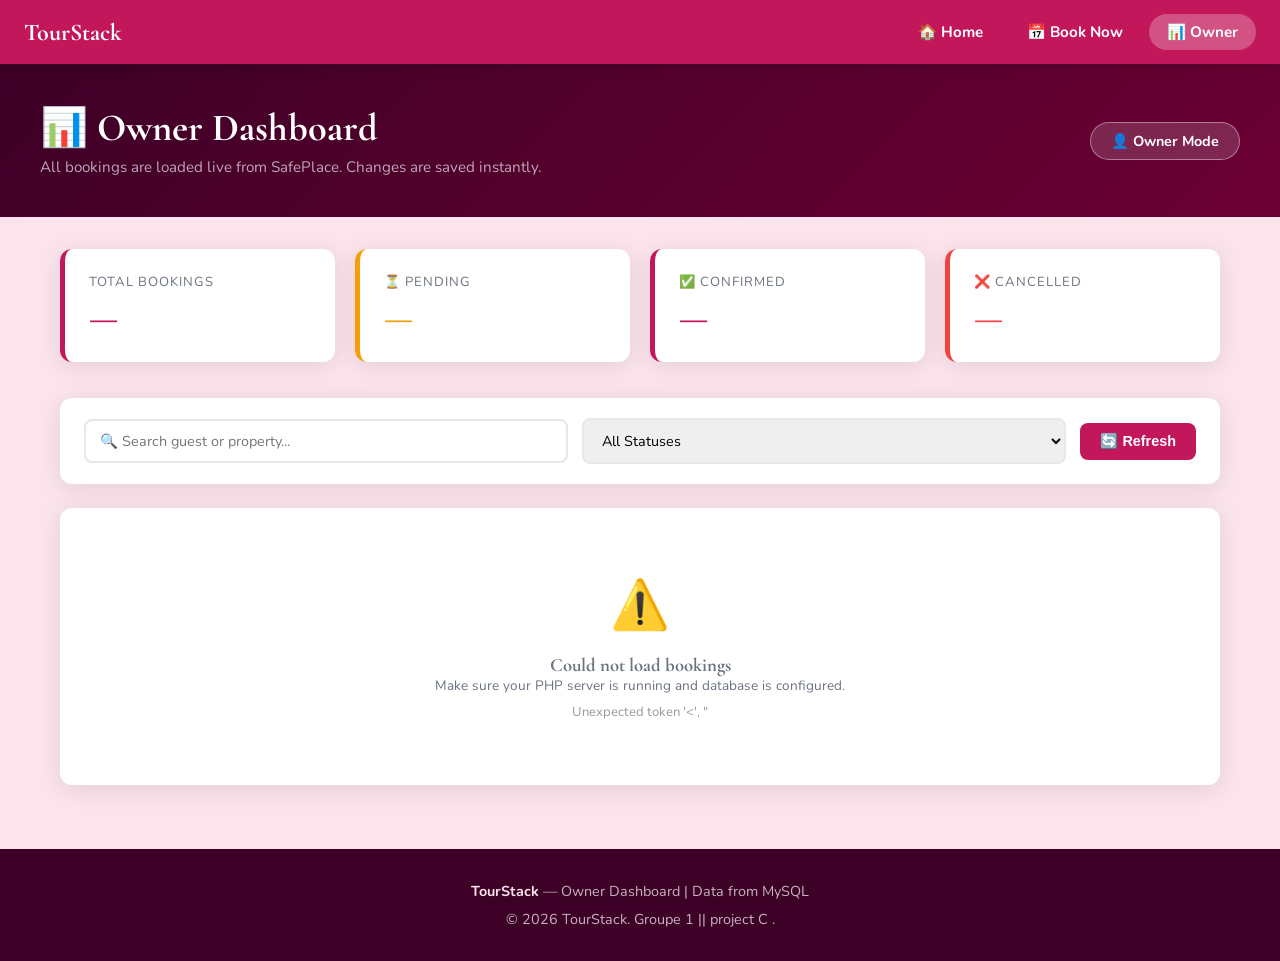
<file: tourstack/dashboard.html>
<!DOCTYPE html>
<html lang="en">
<head>
  <meta charset="UTF-8" />
  <meta name="viewport" content="width=device-width, initial-scale=1.0" />
  <title>TourStack – Owner Dashboard</title>
  <link href="https://fonts.googleapis.com/css2?family=Cormorant+Garamond:wght@600;700&family=Nunito:wght@300;400;700&display=swap" rel="stylesheet" />
  <style>
    :root {
      --pink:      #c2185b;
      --rose:      #b76e79;
      --blush:     #fff0f6;
      --dark:      #3d0026;
      --gray:      #6b7280;
      --white:     #ffffff;
      --radius:    12px;
      --shadow:    0 4px 24px rgba(0,0,0,0.10);
      --transition:0.3s ease;
      --pending:   #f59e0b;
      --confirmed: #c2185b;
      --cancelled: #ef4444;
    }
    * { margin:0; padding:0; box-sizing:border-box; }
    body { font-family:'Nunito',sans-serif; background:#fce4ec; color:var(--dark); }
    h1,h2,h3 { font-family:'Cormorant Garamond',serif; }

    nav { background:var(--pink); padding:0 24px; display:flex; align-items:center; justify-content:space-between; height:64px; position:sticky; top:0; z-index:100; box-shadow:0 2px 12px rgba(0,0,0,0.2); }
    .nav-logo { font-family:'Cormorant Garamond',serif; font-size:1.5rem; color:var(--white); font-weight:700; }
    .nav-links { display:flex; gap:8px; }
    .nav-links a { color:var(--white); padding:8px 18px; border-radius:50px; font-weight:700; font-size:0.95rem; transition:background var(--transition); text-decoration:none; }
    .nav-links a:hover,.nav-links a.active { background:rgba(255,255,255,0.25); }
    .hamburger { display:none; flex-direction:column; gap:5px; cursor:pointer; padding:6px; }
    .hamburger span { width:26px; height:3px; background:var(--white); border-radius:3px; }
    .mobile-menu { display:none; flex-direction:column; background:var(--pink); padding:16px 24px; gap:4px; }
    .mobile-menu a { color:var(--white); padding:12px 0; border-bottom:1px solid rgba(255,255,255,0.2); font-weight:700; text-decoration:none; }

    .dash-header { background:linear-gradient(135deg, var(--dark), #6d0034); color:var(--white); padding:40px 28px; }
    .dash-header-inner { max-width:1200px; margin:0 auto; display:flex; justify-content:space-between; align-items:center; flex-wrap:wrap; gap:16px; }
    .dash-header h1 { font-size:clamp(1.6rem,4vw,2.4rem); }
    .dash-header p   { color:rgba(255,255,255,0.65); margin-top:6px; font-size:0.95rem; }
    .owner-badge { background:rgba(255,255,255,0.15); border:1px solid rgba(255,255,255,0.4); color:var(--white); padding:8px 20px; border-radius:50px; font-size:0.9rem; font-weight:700; }

    .main { max-width:1200px; margin:0 auto; padding:32px 20px 64px; }

    /* Stats cards */
    .stats-row { display:grid; grid-template-columns:repeat(auto-fit,minmax(180px,1fr)); gap:20px; margin-bottom:36px; }
    .stat-card { background:var(--white); border-radius:var(--radius); padding:24px; box-shadow:var(--shadow); border-left:5px solid var(--pink); }
    .stat-card.pending-card  { border-color:var(--pending); }
    .stat-card.confirmed-card{ border-color:var(--confirmed); }
    .stat-card.cancelled-card{ border-color:var(--cancelled); }
    .stat-card .label { color:var(--gray); font-size:0.82rem; text-transform:uppercase; letter-spacing:1px; }
    .stat-card .value { font-family:'Cormorant Garamond',serif; font-size:2.2rem; font-weight:700; margin-top:4px; color:var(--pink); }
    .stat-card.pending-card .value   { color:var(--pending); }
    .stat-card.confirmed-card .value { color:var(--confirmed); }
    .stat-card.cancelled-card .value { color:var(--cancelled); }

    /* Filter bar */
    .filter-bar { background:var(--white); border-radius:var(--radius); padding:20px 24px; display:flex; gap:14px; flex-wrap:wrap; align-items:center; margin-bottom:24px; box-shadow:var(--shadow); }
    .filter-bar input, .filter-bar select { padding:10px 14px; border:2px solid #e5e7eb; border-radius:8px; font-family:'Nunito',sans-serif; font-size:0.9rem; flex:1; min-width:140px; }
    .filter-bar input:focus, .filter-bar select:focus { outline:none; border-color:var(--pink); }

    /* Refresh button */
    .btn-refresh { background:var(--pink); color:var(--white); border:none; padding:10px 20px; border-radius:8px; font-weight:700; cursor:pointer; font-size:0.9rem; white-space:nowrap; transition:var(--transition); }
    .btn-refresh:hover { background:var(--dark); }

    /* Table */
    .table-wrapper { background:var(--white); border-radius:var(--radius); box-shadow:var(--shadow); overflow-x:auto; }
    table { width:100%; border-collapse:collapse; font-size:0.9rem; }
    thead { background:#fff0f6; border-bottom:2px solid #f8bbd0; }
    th { padding:16px 18px; text-align:left; font-weight:700; color:var(--pink); font-size:0.8rem; text-transform:uppercase; letter-spacing:0.5px; white-space:nowrap; }
    td { padding:16px 18px; border-bottom:1px solid #fce4ec; vertical-align:middle; }
    tr:last-child td { border-bottom:none; }
    tr:hover td { background:#fff0f6; }
    .guest-name  { font-weight:700; }
    .guest-phone { color:var(--gray); font-size:0.85rem; }

    /* Status badges */
    .status-badge { padding:5px 14px; border-radius:50px; font-size:0.8rem; font-weight:700; text-transform:uppercase; letter-spacing:0.5px; white-space:nowrap; }
    .status-pending   { background:#fef3c7; color:#92400e; }
    .status-confirmed { background:#fce4ec; color:var(--dark); }
    .status-cancelled { background:#fee2e2; color:#991b1b; }

    /* Action buttons */
    .action-btns { display:flex; gap:6px; flex-wrap:wrap; }
    .btn-confirm { background:var(--pink); color:var(--white); border:none; padding:7px 14px; border-radius:6px; font-size:0.82rem; font-weight:700; cursor:pointer; transition:var(--transition); white-space:nowrap; }
    .btn-cancel  { background:var(--cancelled); color:var(--white); border:none; padding:7px 14px; border-radius:6px; font-size:0.82rem; font-weight:700; cursor:pointer; transition:var(--transition); white-space:nowrap; }
    .btn-confirm:hover { opacity:0.85; }
    .btn-cancel:hover  { opacity:0.85; }
    .btn-confirm:disabled, .btn-cancel:disabled { opacity:0.5; cursor:not-allowed; }

    /* Loading spinner */
    .spinner { text-align:center; padding:48px; color:var(--gray); font-size:1.1rem; }
    .empty-state { text-align:center; padding:64px 24px; color:var(--gray); }
    .empty-state .icon { font-size:3rem; margin-bottom:16px; }
    .empty-state a { color:var(--pink); font-weight:700; }

    /* Toast notification */
    .toast {
      position:fixed; bottom:24px; right:24px;
      background:var(--dark); color:var(--white);
      padding:14px 24px; border-radius:var(--radius);
      font-weight:700; font-size:0.9rem; z-index:999;
      transform:translateY(100px); opacity:0;
      transition:transform 0.3s ease, opacity 0.3s ease;
      max-width:320px;
    }
    .toast.show { transform:translateY(0); opacity:1; }
    .toast.success { border-left:4px solid var(--pink); }
    .toast.error   { border-left:4px solid var(--cancelled); }

    /* Mobile cards */
    .booking-cards { display:none; }
    .booking-card { background:var(--white); border-radius:var(--radius); padding:20px; box-shadow:var(--shadow); margin-bottom:16px; border-left:4px solid var(--pink); }
    .booking-card.pending-booking  { border-color:var(--pending); }
    .booking-card.confirmed-booking{ border-color:var(--confirmed); }
    .booking-card.cancelled-booking{ border-color:var(--cancelled); }
    .booking-card-header { display:flex; justify-content:space-between; align-items:flex-start; margin-bottom:14px; }
    .booking-card-body { display:grid; grid-template-columns:1fr 1fr; gap:8px; margin-bottom:16px; }
    .field-label { color:var(--gray); font-size:0.78rem; text-transform:uppercase; letter-spacing:0.5px; }
    .field-value { font-weight:700; font-size:0.9rem; margin-top:2px; }

    footer { background:var(--dark); color:rgba(255,255,255,0.7); text-align:center; padding:32px 24px; font-size:0.9rem; }
    footer strong { color:#fce4ec; }

    @media (max-width:640px) {
      .hamburger { display:flex; }
      .nav-links  { display:none; }
      .table-wrapper { display:none; }
      .booking-cards { display:block; }
      .dash-header-inner { flex-direction:column; align-items:flex-start; }
    }
  </style>
</head>
<body>

  <nav>
    <div class="nav-logo">TourStack</div>
    <div class="nav-links">
      <a href="index.html">🏠 Home</a>
      <a href="booking.html">📅 Book Now</a>
      <a href="dashboard.html" class="active">📊 Owner</a>
    </div>
    <div class="hamburger" onclick="toggleMenu()"><span></span><span></span><span></span></div>
  </nav>
  <div class="mobile-menu" id="mobileMenu">
    <a href="index.html">🏠 Home</a>
    <a href="booking.html">📅 Book Now</a>
    <a href="dashboard.html">📊 Owner Dashboard</a>
  </div>

  <div class="dash-header">
    <div class="dash-header-inner">
      <div>
        <h1>📊 Owner Dashboard</h1>
        <p>All bookings are loaded live from SafePlace. Changes are saved instantly.</p>
      </div>
      <div class="owner-badge">👤 Owner Mode</div>
    </div>
  </div>

  <div class="main">

    <!-- Stats summary cards -->
    <div class="stats-row">
      <div class="stat-card"><div class="label">Total Bookings</div><div class="value" id="statTotal">—</div></div>
      <div class="stat-card pending-card"><div class="label">⏳ Pending</div><div class="value" id="statPending">—</div></div>
      <div class="stat-card confirmed-card"><div class="label">✅ Confirmed</div><div class="value" id="statConfirmed">—</div></div>
      <div class="stat-card cancelled-card"><div class="label">❌ Cancelled</div><div class="value" id="statCancelled">—</div></div>
    </div>

    <!-- Filter bar -->
    <div class="filter-bar">
      <input type="text" id="searchInput" placeholder="🔍 Search guest or property..." oninput="loadBookings()" />
      <select id="statusFilter" onchange="loadBookings()">
        <option value="all">All Statuses</option>
        <option value="pending">Pending</option>
        <option value="confirmed">Confirmed</option>
        <option value="cancelled">Cancelled</option>
      </select>
      <!-- Manual refresh button -->
      <button class="btn-refresh" onclick="loadBookings()">🔄 Refresh</button>
    </div>

    <!-- Desktop table -->
    <div class="table-wrapper" id="tableWrapper">
      <div class="spinner" id="loadingSpinner">⏳ Loading bookings from database...</div>
      <table id="bookingsTable" style="display:none;">
        <thead>
          <tr>
            <th>ID</th><th>Guest</th><th>Property</th>
            <th>Dates</th><th>Nights</th><th>Total (RWF)</th>
            <th>Status</th><th>Actions</th>
          </tr>
        </thead>
        <tbody id="bookingsTableBody"></tbody>
      </table>
      <div class="empty-state" id="emptyState" style="display:none;">
        <div class="icon">📭</div>
        <h3>No bookings found</h3>
        <p><a href="booking.html">Submit a test booking →</a></p>
      </div>
    </div>

    <!-- Mobile cards -->
    <div class="booking-cards" id="bookingCards"></div>

  </div>

  <footer>
    <p><strong>TourStack</strong> — Owner Dashboard | Data from MySQL</p>
    <p style="margin-top:8px;">© 2026 TourStack. Groupe 1 || project C .</p>
  </footer>

  <!-- Toast notification element -->
  <div class="toast" id="toast"></div>

  <script>

    // ---------------------------------------------------------------
    // SHOW TOAST NOTIFICATION
    // Small pop-up in bottom-right corner for success/error messages
    // ---------------------------------------------------------------
    function showToast(message, type = 'success') {
      const toast = document.getElementById('toast');
      toast.textContent = message;
      toast.className = `toast ${type} show`;

      // Auto-hide after 3 seconds
      setTimeout(function() {
        toast.className = 'toast';
      }, 3000);
    }

    // ---------------------------------------------------------------
    // LOAD BOOKINGS FROM PHP/MYSQL
    // Sends GET request to get_bookings.php with filter params.
    // Called on page load and when filters change.
    // ---------------------------------------------------------------
    async function loadBookings() {
      const search = document.getElementById('searchInput').value;
      const status = document.getElementById('statusFilter').value;

      // Show loading spinner
      document.getElementById('loadingSpinner').style.display = 'block';
      document.getElementById('bookingsTable').style.display  = 'none';
      document.getElementById('emptyState').style.display     = 'none';

      try {
        // Build URL with query parameters
        // e.g. get_bookings.php?status=pending&search=Amina
        const url = `get_bookings.php?status=${encodeURIComponent(status)}&search=${encodeURIComponent(search)}`;

        const response = await fetch(url);
        const data     = await response.json();

        if (!data.success) throw new Error(data.message);

        // Update stats cards
        document.getElementById('statTotal').textContent     = data.stats.total;
        document.getElementById('statPending').textContent   = data.stats.pending;
        document.getElementById('statConfirmed').textContent = data.stats.confirmed;
        document.getElementById('statCancelled').textContent = data.stats.cancelled;

        // Render table and cards
        renderTable(data.bookings);
        renderCards(data.bookings);

      } catch (err) {
        document.getElementById('loadingSpinner').style.display = 'none';
        document.getElementById('emptyState').style.display     = 'block';
        document.getElementById('emptyState').innerHTML = `
          <div class="icon">⚠️</div>
          <h3>Could not load bookings</h3>
          <p style="font-size:0.85rem;">Make sure your PHP server is running and database is configured.</p>
          <p style="font-size:0.82rem; margin-top:8px; color:#999;">${err.message}</p>`;
        console.error('Load bookings error:', err);
      }
    }

    // ---------------------------------------------------------------
    // CHANGE BOOKING STATUS via update_status.php
    // Called when owner clicks Confirm or Cancel button.
    // ---------------------------------------------------------------
    async function changeStatus(bookingId, newStatus, buttonEl) {
      // Disable the button to prevent double-clicks
      buttonEl.disabled = true;
      buttonEl.textContent = '⏳';

      try {
        // POST to update_status.php
        const response = await fetch('update_status.php', {
          method:  'POST',
          headers: { 'Content-Type': 'application/json' },
          body:    JSON.stringify({ booking_id: bookingId, status: newStatus })
        });

        const result = await response.json();

        if (result.success) {
          showToast(result.message, 'success');
          loadBookings(); // refresh table with updated data
        } else {
          showToast('❌ ' + result.message, 'error');
          buttonEl.disabled = false;
        }

      } catch (err) {
        showToast('❌ Server error. Check PHP connection.', 'error');
        buttonEl.disabled = false;
        console.error('Status update error:', err);
      }
    }

    // ---------------------------------------------------------------
    // RENDER TABLE ROWS (desktop)
    // ---------------------------------------------------------------
    function renderTable(bookings) {
      const tbody   = document.getElementById('bookingsTableBody');
      const table   = document.getElementById('bookingsTable');
      const spinner = document.getElementById('loadingSpinner');
      const empty   = document.getElementById('emptyState');

      spinner.style.display = 'none';

      if (bookings.length === 0) {
        table.style.display = 'none';
        empty.style.display = 'block';
        empty.innerHTML = `<div class="icon">📭</div><h3>No bookings found</h3><p><a href="booking.html">Submit a test booking →</a></p>`;
        return;
      }

      table.style.display = 'table';
      empty.style.display = 'none';

      // Format number as RWF currency
      const fmt = n => parseInt(n).toLocaleString('en-RW');

      tbody.innerHTML = bookings.map(function(b) {
        const badge = `<span class="status-badge status-${b.status}">${b.status}</span>`;

        // Build action buttons based on current status
        let actions = '';
        if (b.status === 'pending') {
          actions = `
            <div class="action-btns">
              <button class="btn-confirm" onclick="changeStatus(${b.id},'confirmed',this)">✅ Confirm</button>
              <button class="btn-cancel"  onclick="changeStatus(${b.id},'cancelled',this)">❌ Cancel</button>
            </div>`;
        } else if (b.status === 'confirmed') {
          actions = `<button class="btn-cancel" onclick="changeStatus(${b.id},'cancelled',this)">❌ Cancel</button>`;
        } else {
          actions = `<button class="btn-confirm" onclick="changeStatus(${b.id},'pending',this)">↩️ Reopen</button>`;
        }

        return `
          <tr>
            <td><span style="font-size:0.78rem;color:var(--gray);">#${b.id}</span></td>
            <td>
              <div class="guest-name">${b.guest_name}</div>
              <div class="guest-phone">📞 ${b.guest_phone}</div>
            </td>
            <td>${b.property_name}</td>
            <td style="font-size:0.85rem;">${b.check_in}<br>→ ${b.check_out}</td>
            <td style="text-align:center;font-weight:700;">${b.nights}</td>
            <td style="font-weight:700;color:var(--pink);">${fmt(b.total_cost)}</td>
            <td>${badge}</td>
            <td>${actions}</td>
          </tr>`;
      }).join('');
    }

    // ---------------------------------------------------------------
    // RENDER BOOKING CARDS (mobile)
    // ---------------------------------------------------------------
    function renderCards(bookings) {
      const container = document.getElementById('bookingCards');
      const fmt = n => parseInt(n).toLocaleString('en-RW');

      if (bookings.length === 0) {
        container.innerHTML = `<div class="empty-state"><div class="icon">📭</div><h3>No bookings</h3><p><a href="booking.html">Create one →</a></p></div>`;
        return;
      }

      container.innerHTML = bookings.map(function(b) {
        let actions = '';
        if (b.status === 'pending') {
          actions = `
            <button class="btn-confirm" onclick="changeStatus(${b.id},'confirmed',this)" style="flex:1;">✅ Confirm</button>
            <button class="btn-cancel"  onclick="changeStatus(${b.id},'cancelled',this)" style="flex:1;">❌ Cancel</button>`;
        } else if (b.status === 'confirmed') {
          actions = `<button class="btn-cancel" onclick="changeStatus(${b.id},'cancelled',this)" style="width:100%;">❌ Cancel</button>`;
        } else {
          actions = `<button class="btn-confirm" onclick="changeStatus(${b.id},'pending',this)" style="width:100%;">↩️ Reopen</button>`;
        }

        return `
          <div class="booking-card ${b.status}-booking">
            <div class="booking-card-header">
              <div>
                <div style="font-weight:700;font-size:1rem;">${b.guest_name}</div>
                <div style="color:var(--gray);font-size:0.82rem;">📞 ${b.guest_phone}</div>
              </div>
              <span class="status-badge status-${b.status}">${b.status}</span>
            </div>
            <div class="booking-card-body">
              <div><div class="field-label">Property</div><div class="field-value">${b.property_name}</div></div>
              <div><div class="field-label">Nights</div><div class="field-value">${b.nights}</div></div>
              <div><div class="field-label">Check-in</div><div class="field-value">${b.check_in}</div></div>
              <div><div class="field-label">Check-out</div><div class="field-value">${b.check_out}</div></div>
              <div><div class="field-label">Total</div><div class="field-value" style="color:var(--pink);">RWF ${fmt(b.total_cost)}</div></div>
              <div><div class="field-label">Booked</div><div class="field-value" style="font-size:0.78rem;">${b.created_at}</div></div>
            </div>
            <div class="action-btns">${actions}</div>
          </div>`;
      }).join('');
    }

    function toggleMenu() {
      const m = document.getElementById('mobileMenu');
      m.style.display = m.style.display === 'flex' ? 'none' : 'flex';
    }

    // Load bookings when page open
    window.addEventListener('load', loadBookings);

    // Auto-refresh every 30 seconds to catch new bookings
    setInterval(loadBookings, 30000);

  </script>
</body>
</html>
</file>
